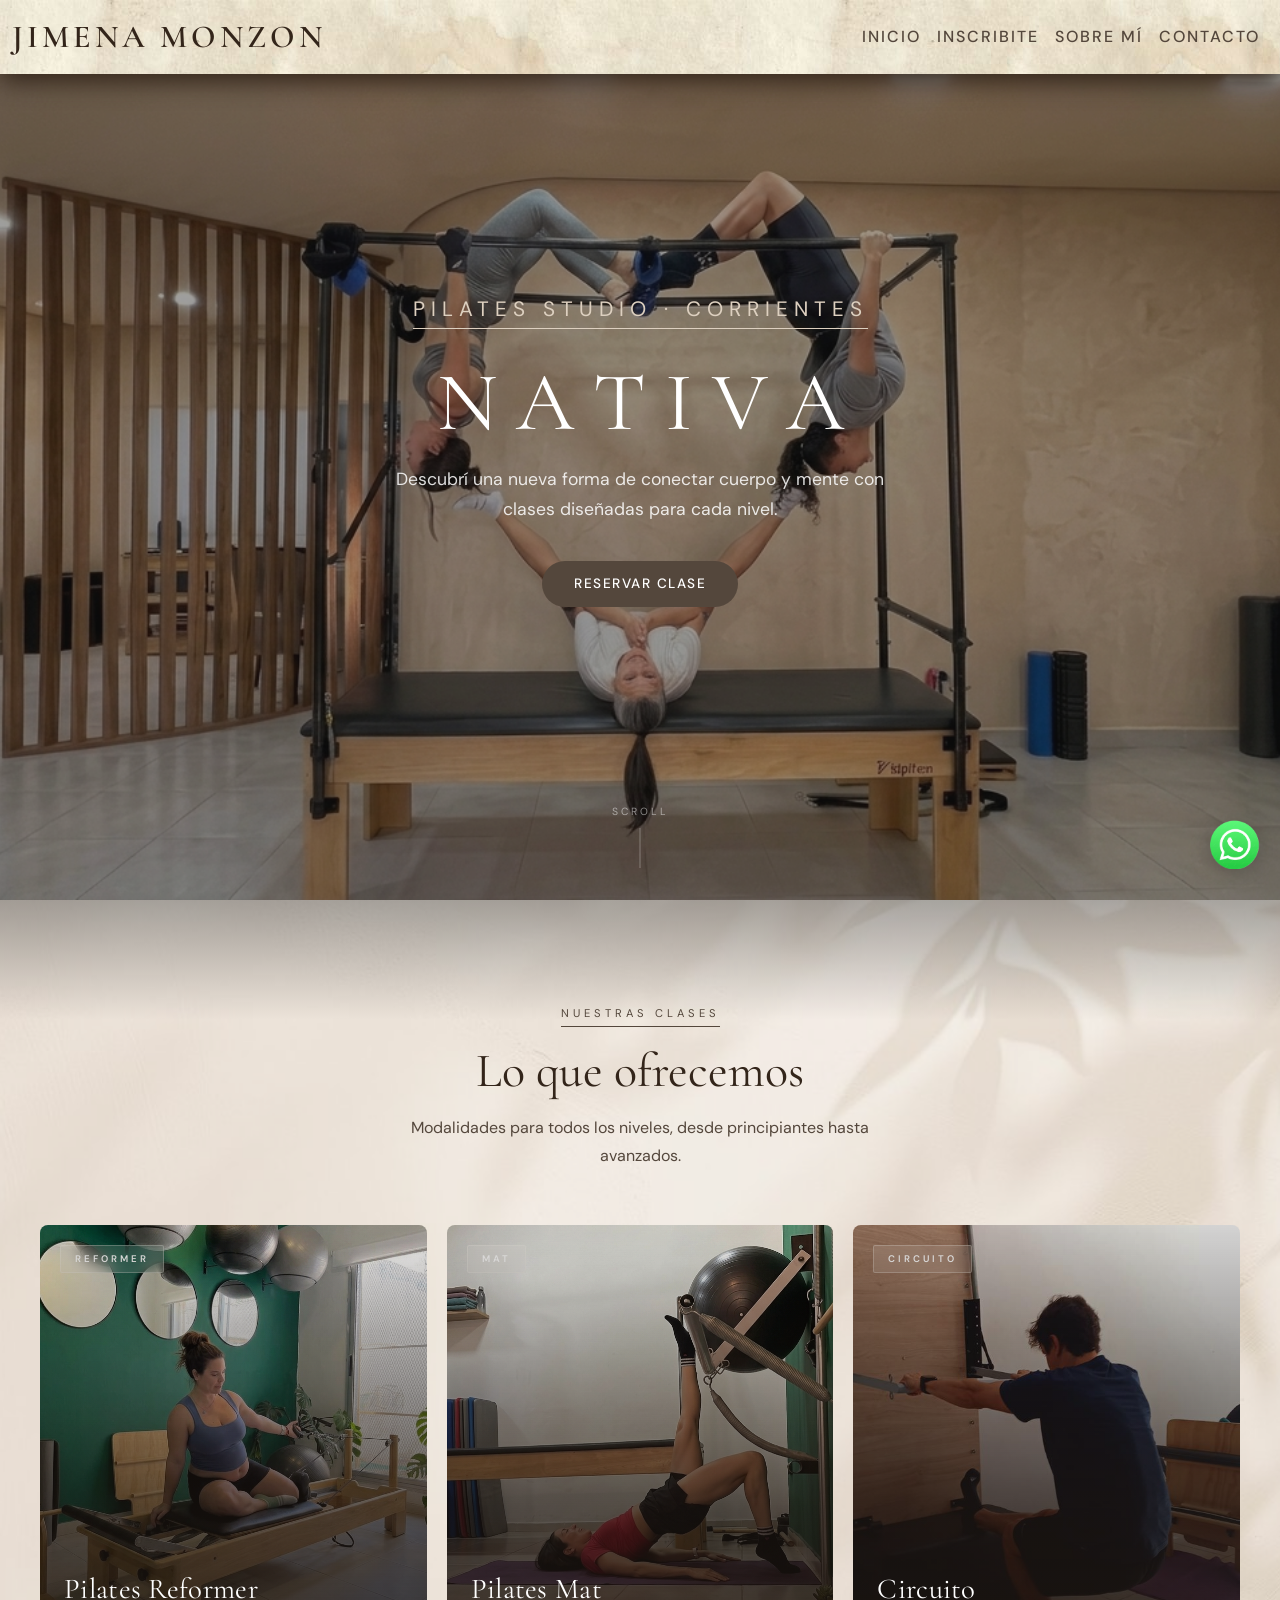
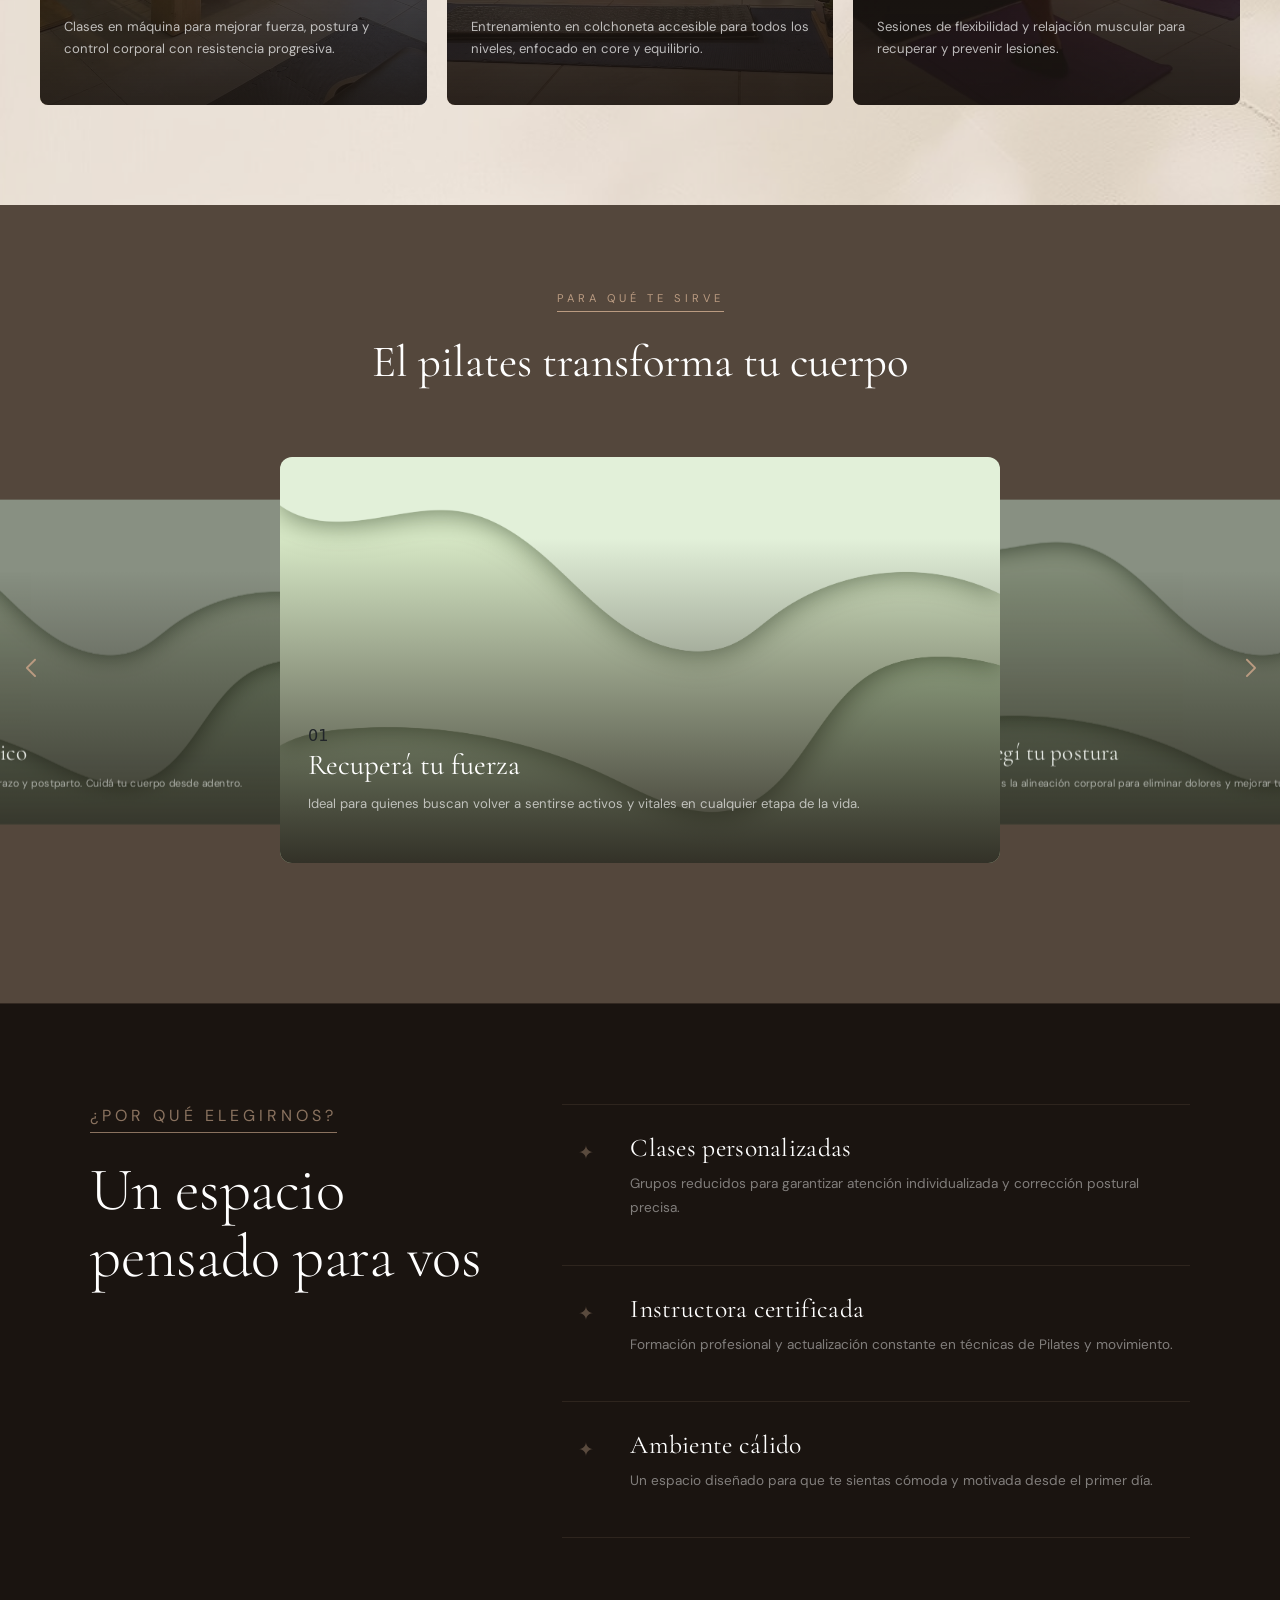
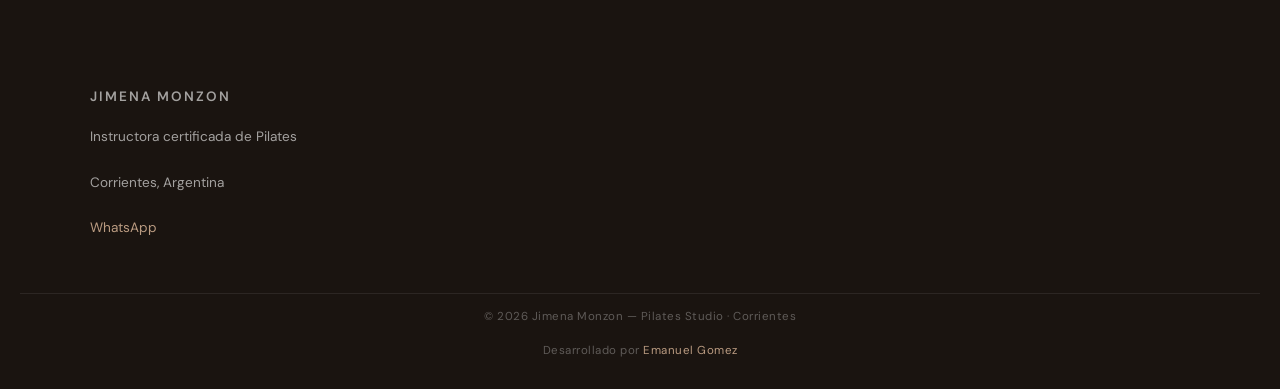
<file: index.html>
<!DOCTYPE html>
<html lang="es">

<head>
    <meta charset="UTF-8" />
    <meta name="viewport" content="width=device-width, initial-scale=1.0" />

    <!-- SEO Principal -->
    <title>Pilates Studio Jimena Monzon | Reformer y Mat en Corrientes</title>
    <meta name="description"
        content="Estudio de pilates en Corrientes. Clases de Reformer, Mat, Stretching y más con Jimena Monzon. Reservá tu clase online." />
    <meta name="keywords"
        content="pilates corrientes, reformer corrientes, pilates studio corrientes, jimena monzon pilates, clases pilates corrientes" />
    <meta name="author" content="Jimena Monzon" />
    <meta name="robots" content="index, follow" />

    <!-- Geo -->
    <meta name="geo.region" content="AR-W" />
    <meta name="geo.placename" content="Corrientes, Argentina" />

    <!-- Open Graph (para compartir en redes) -->
    <meta property="og:title" content="Pilates Studio Jimena Monzon | Corrientes" />
    <meta property="og:description"
        content="Clases de Pilates Reformer, Mat y Stretching en Corrientes. Reservá tu lugar." />
    <meta property="og:type" content="website" />
    <meta property="og:locale" content="es_AR" />
    <meta property="og:image" content="./img/cabeceraImgPC.png" />

    <!-- CSS -->
    <link rel="stylesheet" href="./css/styles.css" />
    <link href="https://cdn.jsdelivr.net/npm/bootstrap@5.3.0/dist/css/bootstrap.min.css" rel="stylesheet" />

    <link rel="stylesheet" href="https://cdn.jsdelivr.net/npm/swiper@11/swiper-bundle.min.css" />

    <!-- Tipografías: Cormorant Garamond (display) + DM Sans (body) -->
    <link rel="preconnect" href="https://fonts.googleapis.com" />
    <link rel="preconnect" href="https://fonts.gstatic.com" crossorigin />
    <link
        href="https://fonts.googleapis.com/css2?family=Cormorant+Garamond:wght@400;600&family=DM+Sans:wght@400;500&display=swap"
        rel="stylesheet" />
</head>

<body>

    <!-- ===== NAVBAR ===== -->
    <header>
        <nav class="navbar navbar-expand-lg miNav">
            <div class="container-fluid">

                <a class="navbar-brand" href="index.html">Jimena Monzon</a>

                <button class="navbar-toggler" type="button" data-bs-toggle="collapse" data-bs-target="#navbarNav"
                    aria-controls="navbarNav" aria-expanded="false" aria-label="Abrir menú de navegación">
                    <span class="navbar-toggler-icon"></span>
                </button>

                <div class="collapse navbar-collapse" id="navbarNav">
                    <ul class="navbar-nav ms-auto align-items-lg-center">
                        <li class="nav-item">
                            <a class="nav-link" href="index.html">Inicio</a>
                        </li>
                        <li class="nav-item">
                            <a class="nav-link" href="./pages/inscribite.html">Inscribite</a>
                        </li>
                        <li class="nav-item">
                            <a class="nav-link" href="./pages/sobreMi.html">Sobre mí</a>
                        </li>
                        <li class="nav-item">
                            <a class="nav-link" href="./pages/contacto.html">Contacto</a>
                        </li>
                    </ul>
                </div>

            </div>
        </nav>
    </header>

    <main>

        <!-- ===== BOTÓN WHATSAPP FLOTANTE ===== -->
        <a href="https://wa.me/5493794396580" class="whatsapp-float" target="_blank" rel="noopener noreferrer"
            aria-label="Contactar por WhatsApp">
            <img src="./img/whatsapp.png" alt="WhatsApp" />
        </a>

        <!-- ===== HERO ===== -->
        <section class="hero-section" aria-label="Bienvenida al estudio">
            <div class="hero-overlay"></div>
            <div class="hero-contenido">
                <span class="hero-etiqueta">Pilates Studio · Corrientes</span>
                <h1>N A T I V A</h1>
                <p>Descubrí una nueva forma de conectar cuerpo y mente con clases diseñadas para cada nivel.</p>
                <div class="hero-btns">
                    <a href="./pages/inscribite.html" class="btn-verde">Reservar clase</a>
                    <!-- <a href="./pages/clases.html" class="btn-secundario">Ver clases</a> -->
                </div>
            </div>
            <div class="hero-scroll" aria-hidden="true">Scroll</div>
        </section>

        <!-- ===== CARDS DE CLASES ===== -->
        <section class="clases-seccion" id="clases" aria-labelledby="clases-titulo">
            <div class="clases-header">
                <span class="etiqueta">Nuestras clases</span>
                <h2 id="clases-titulo">Lo que ofrecemos</h2>
                <p>Modalidades para todos los niveles, desde principiantes hasta avanzados.</p>
            </div>

            <div class="clases-grid">

                <article class="clase-card">
                    <div class="clase-card-img">
                        <img src="./img/refCard.png" alt="Clase de Pilates Reformer" />
                        <span class="clase-card-etiqueta">Reformer</span>
                    </div>
                    <div class="clase-card-texto">
                        <h3>Pilates Reformer</h3>
                        <p>Clases en máquina para mejorar fuerza, postura y control corporal con resistencia progresiva.
                        </p>

                    </div>
                </article>
                <article class="clase-card">
                    <div class="clase-card-img">
                        <img src="./img/matCard.png" alt="Clase de Pilates Mat" />
                        <span class="clase-card-etiqueta">Mat</span>
                    </div>
                    <div class="clase-card-texto">
                        <h3>Pilates Mat</h3>
                        <p>Entrenamiento en colchoneta accesible para todos los niveles, enfocado en core y equilibrio.
                        </p>

                    </div>
                </article>
                <article class="clase-card">
                    <div class="clase-card-img">
                        <img src="./img/circPil.jpeg" alt="Clase de Stretching" />
                        <span class="clase-card-etiqueta">Circuito</span>
                    </div>
                    <div class="clase-card-texto">
                        <h3>Circuito</h3>
                        <p>Sesiones de flexibilidad y relajación muscular para recuperar y prevenir lesiones.</p>
                    </div>
                </article>

            </div>

        </section>

        <!-- ===== CARRUSEL BENEFICIOS ===== -->
        <section class="beneficios-seccion">
            <div class="beneficios-header">
                <span class="etiqueta">Para qué te sirve</span>
                <h2>El pilates transforma tu cuerpo</h2>
            </div>
            <div class="swiper beneficios-swiper">
                <div class="swiper-wrapper">
                    <div class="swiper-slide beneficio-slide">
                        <img src="./img/fodnoverde.jpg" alt="Recuperá tu fuerza con pilates" />
                        <div class="beneficio-overlay">
                            <span class="beneficio-numero">01</span>
                            <h3>Recuperá tu fuerza</h3>
                            <p>Ideal para quienes buscan volver a sentirse activos y vitales en cualquier etapa de la
                                vida.</p>
                        </div>
                    </div>
                    <div class="swiper-slide beneficio-slide">
                        <img src="./img/fodnoverde.jpg" alt="Corregí tu postura con pilates" />
                        <div class="beneficio-overlay">
                            <span class="beneficio-numero">02</span>
                            <h3>Corregí tu postura</h3>
                            <p>Trabajamos la alineación corporal para eliminar dolores y mejorar tu calidad de vida.</p>
                        </div>
                    </div>
                    <div class="swiper-slide beneficio-slide">
                        <img src="./img/fodnoverde.jpg" alt="Corregí tu postura con pilates" />
                        <div class="beneficio-overlay">
                            <span class="beneficio-numero">02</span>
                            <h3>Corregí tu postura</h3>
                            <p>Trabajamos la alineación corporal para eliminar dolores y mejorar tu calidad de vida.</p>
                        </div>
                    </div>
                    <div class="swiper-slide beneficio-slide">
                        <img src="./img/fodnoverde.jpg" alt="Fortalecé tu core con pilates" />
                        <div class="beneficio-overlay">
                            <span class="beneficio-numero">03</span>
                            <h3>Fortalecé tu core</h3>
                            <p>Un centro fuerte es la base de todo movimiento. Mejorá tu estabilidad y control corporal.
                            </p>
                        </div>
                    </div>
                    <div class="swiper-slide beneficio-slide">
                        <img src="./img/fodnoverde.jpg" alt="Fortalecé tu suelo pélvico con pilates" />
                        <div class="beneficio-overlay">
                            <span class="beneficio-numero">04</span>
                            <h3>Fortalecé tu suelo pélvico</h3>
                            <p>Especialmente recomendado en el embarazo y postparto. Cuidá tu cuerpo desde adentro.</p>
                        </div>
                    </div>
                    <div class="swiper-slide beneficio-slide">
                        <img src="./img/fodnoverde.jpg" alt="Fortalecé tu suelo pélvico con pilates" />
                        <div class="beneficio-overlay">
                            <span class="beneficio-numero">04</span>
                            <h3>Fortalecé tu suelo pélvico</h3>
                            <p>Especialmente recomendado en el embarazo y postparto. Cuidá tu cuerpo desde adentro.</p>
                        </div>
                        
                    </div>
                </div>
                <div class="swiper-button-prev beneficios-prev"></div>
                <div class="swiper-button-next beneficios-next"></div>
            </div>
        </section>

        <!-- ===== POR QUÉ ELEGIRNOS ===== -->
        <section class="porque" id="porque" aria-labelledby="porque-titulo">
            <div class="porque-grid">

                <div class="porque-texto">
                    <span class="etiqueta">¿Por qué elegirnos?</span>
                    <h2 id="porque-titulo">Un espacio pensado para vos</h2>
                </div>

                <div class="porque-items">

                    <div class="porque-item">
                        <div class="porque-icono">✦</div>
                        <div>
                            <h4>Clases personalizadas</h4>
                            <p>Grupos reducidos para garantizar atención individualizada y corrección postural precisa.
                            </p>
                        </div>
                    </div>

                    <div class="porque-item">
                        <div class="porque-icono">✦</div>
                        <div>
                            <h4>Instructora certificada</h4>
                            <p>Formación profesional y actualización constante en técnicas de Pilates y movimiento.</p>
                        </div>
                    </div>

                    <div class="porque-item">
                        <div class="porque-icono">✦</div>
                        <div>
                            <h4>Ambiente cálido</h4>
                            <p>Un espacio diseñado para que te sientas cómoda y motivada desde el primer día.</p>
                        </div>
                    </div>

                </div>

            </div>
        </section>

    </main>

    <footer id="contacto">
        <div class="footer-contenido">

            <div class="footer-datos">
                <p class="footer-brand">Jimena Monzon</p>
                <p>Instructora certificada de Pilates</p>
                <p>Corrientes, Argentina</p>
                <a href="https://wa.me/5493794396580" target="_blank" rel="noopener noreferrer">WhatsApp</a>
            </div>

            <div class="footer-mapa">
                <iframe
                    src="https://www.google.com/maps/embed?pb=!1m18!1m12!1m3!1d114444.0!2d-58.83!3d-27.46!2m3!1f0!2f0!3f0!3m2!1i1024!2i768!4f13.1!3m3!1m2!1s0x94456c0b0b0b0b0b%3A0x0!2sCorrientes%2C+Argentina!5e0!3m2!1ses!2sar!4v1"
                    title="Ubicación del estudio en Corrientes" allowfullscreen="" loading="lazy"
                    referrerpolicy="no-referrer-when-downgrade">
                </iframe>
            </div>

        </div>

        <div class="footer-copy">
            <p>&copy; 2026 Jimena Monzon — Pilates Studio · Corrientes</p>
            <p>Desarrollado por <a href="mailto:manu.gomez.cap@gmail.com">Emanuel Gomez</a></p>
        </div>

    </footer>

    <script src="https://cdn.jsdelivr.net/npm/swiper@11/swiper-bundle.min.js"></script>
<script src="https://cdn.jsdelivr.net/npm/bootstrap@5.3.0/dist/js/bootstrap.bundle.min.js"></script>
<script src="./js/main.js"></script>
</body>

</html>
</file>
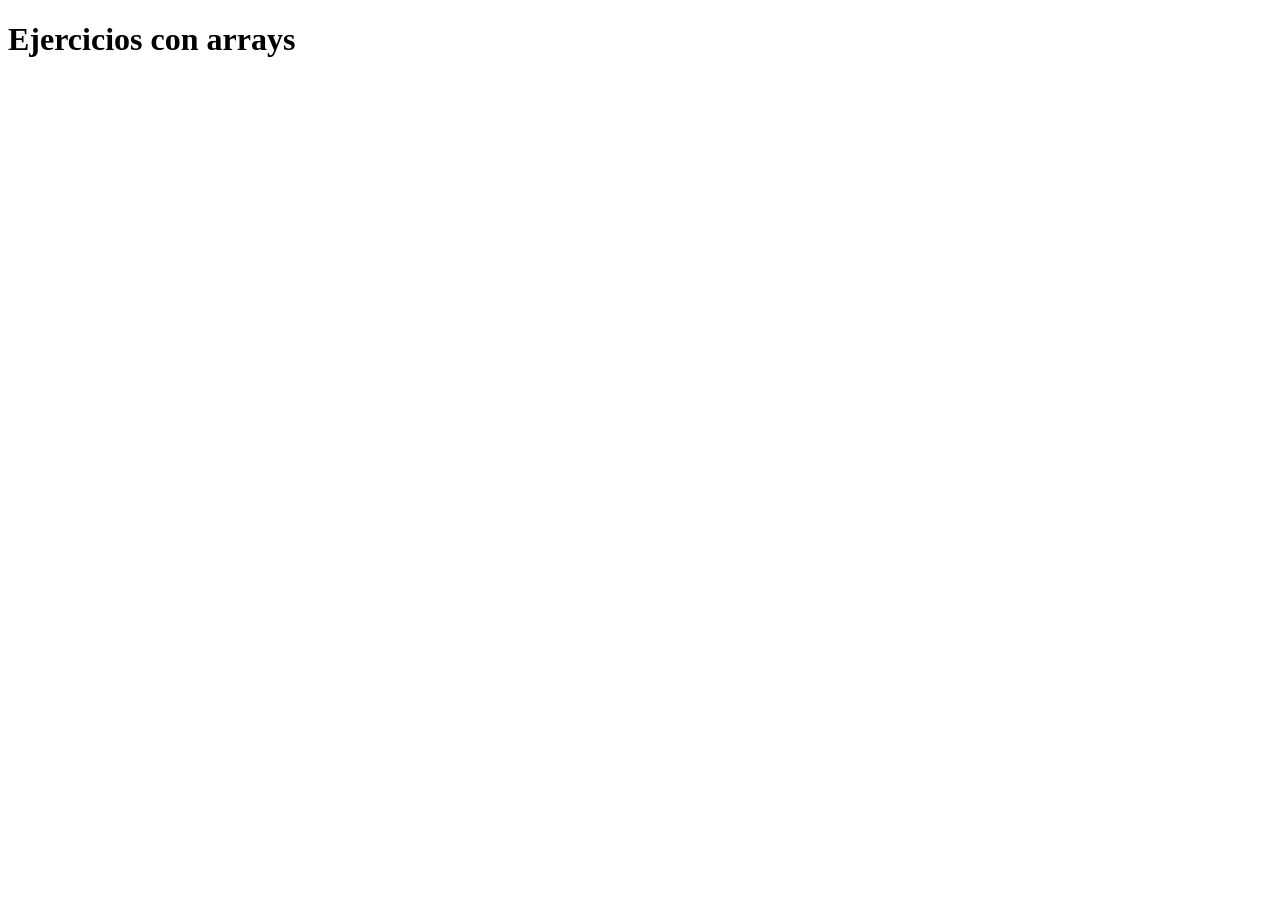
<file: JavaScriptFlex/index.html>
<!DOCTYPE html>
<html lang="en">
<head>
    <meta charset="UTF-8">
    <meta name="viewport" content="width=device-width, initial-scale=1.0">
    <title>ultimateJs</title>
    <!-- JS -->
    <script defer src="./js/manipularArrays.js"></script>
</head>
<body>
    <h1>Ejercicios con arrays</h1>
    
</body>
</html>
</file>
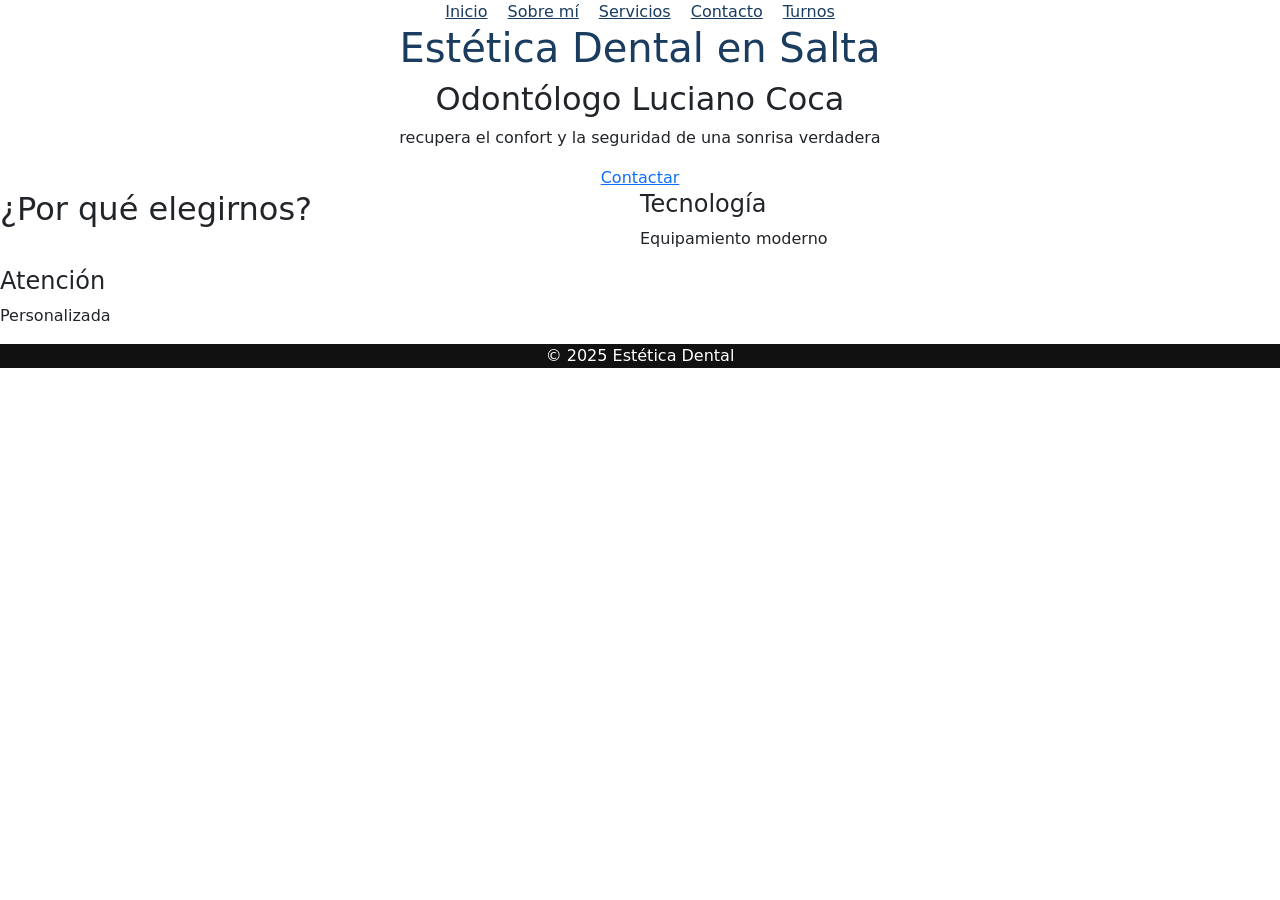
<file: proyecto_final_web/index.html>
<!DOCTYPE html>
<html lang="es">
<head>
  <meta charset="UTF-8" />
  <meta name="viewport" content="width=device-width, initial-scale=1.0"/>
  <title>Estética Dental Salta | Implantes y Carillas | Od. Luciano Coca</title>
  <meta name="description" content="Estética dental en Salta Capital. Implantes dentales, carillas de porcelana y rehabilitación oral. Turno online.">
  <link rel="stylesheet" href="css/styles.css">
  <link href="https://cdn.jsdelivr.net/npm/bootstrap@5.3.0/dist/css/bootstrap.min.css" rel="stylesheet">
</head>
<body>

<header>
  <nav class="miNav">
    <a href="index.html">Inicio</a>
    <a href="sobremi.html">Sobre mí</a>
    <a href="servicios.html">Servicios</a>
    <a href="contacto.html">Contacto</a>
    <a href="turnos.html">Turnos</a>
  </nav>
</header>

<main>
  <div class="titulosContenedor">
    <div class="titulosTextos">
      <h1>Estética Dental en Salta</h1>
      <h2>Odontólogo Luciano Coca</h2>
      <p>recupera el confort y la seguridad de una sonrisa verdadera</p>
      <a href="#" class="btn-sobre-mi">Contactar</a>
    </div>
  </div>

  <section class="porque">
    <div class="porque-grid">
      <div>
        <h2>¿Por qué elegirnos?</h2>
      </div>
      <div class="porque-item">
        <h4>Tecnología</h4>
        <p>Equipamiento moderno</p>
      </div>
      <div class="porque-item">
        <h4>Atención</h4>
        <p>Personalizada</p>
      </div>
    </div>
  </section>
</main>

<footer>
  <p>© 2025 Estética Dental</p>
</footer>

<script src="https://cdn.jsdelivr.net/npm/bootstrap@5.3.0/dist/js/bootstrap.bundle.min.js"></script>
</body>
</html>
</file>
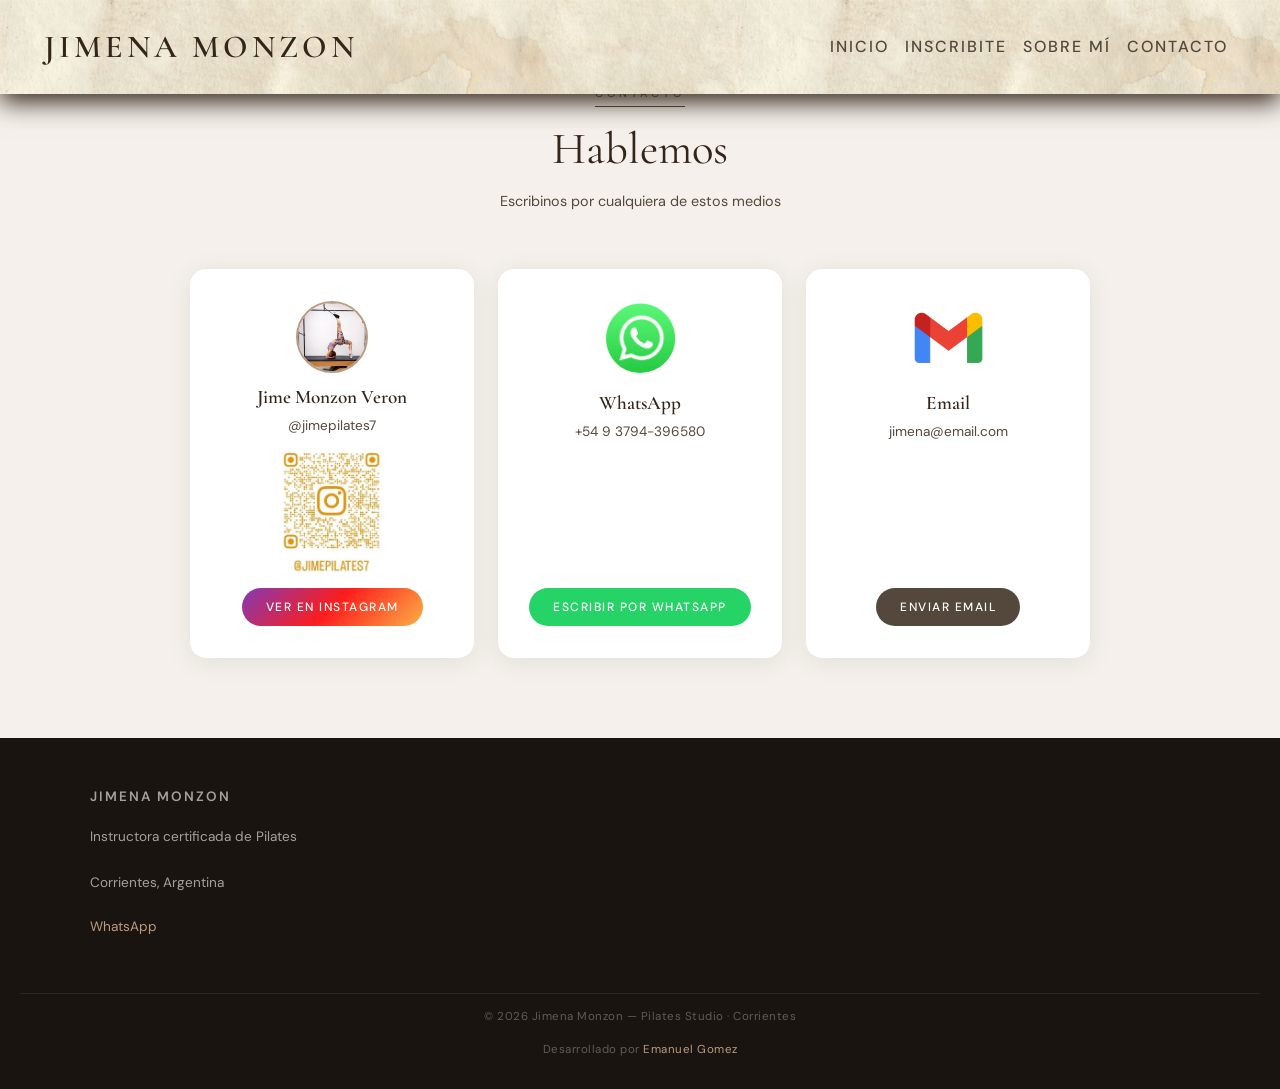
<file: pages/contacto.html>
<!DOCTYPE html>
<html lang="es">

<head>
    <meta charset="UTF-8" />
    <meta name="viewport" content="width=device-width, initial-scale=1.0" />
    <title>Contacto | Jimena Monzon Pilates</title>

    <link href="https://cdn.jsdelivr.net/npm/bootstrap@5.3.0/dist/css/bootstrap.min.css" rel="stylesheet" />
    <link rel="preconnect" href="https://fonts.googleapis.com" />
    <link rel="preconnect" href="https://fonts.gstatic.com" crossorigin />
    <link href="https://fonts.googleapis.com/css2?family=Cormorant+Garamond:wght@400;600&family=DM+Sans:wght@400;500&display=swap" rel="stylesheet" />
    <link rel="stylesheet" href="../css/styles.css" />
</head>

<body>

        <!-- ===== NAVBAR ===== -->
    <header>
        <nav class="navbar navbar-expand-lg miNav">
            <div class="container-fluid">

                <a class="navbar-brand" href="../index.html">Jimena Monzon</a>

                <button class="navbar-toggler" type="button" data-bs-toggle="collapse" data-bs-target="#navbarNav"
                    aria-controls="navbarNav" aria-expanded="false" aria-label="Abrir menú de navegación">
                    <span class="navbar-toggler-icon"></span>
                </button>

                <div class="collapse navbar-collapse" id="navbarNav">
                    <ul class="navbar-nav ms-auto align-items-lg-center">
                        <li class="nav-item">
                            <a class="nav-link" href="../index.html">Inicio</a>
                        </li>
                        <li class="nav-item">
                            <a class="nav-link" href="inscribite.html">Inscribite</a>
                        </li>
                        <li class="nav-item">
                            <a class="nav-link" href="sobreMi.html">Sobre mí</a>
                        </li>
                        <li class="nav-item">
                            <a class="nav-link" href="contacto.html">Contacto</a>
                        </li>
                    </ul>
                </div>

            </div>
        </nav>
    </header>

    <main>

        <section class="contacto-seccion">

            <div class="contacto-header">
                <span class="etiqueta">Contacto</span>
                <h1>Hablemos</h1>
                <p>Escribinos por cualquiera de estos medios</p>
            </div>

            <div class="contacto-grid">

                <div class="contacto-card">
                    <div class="contacto-card-perfil">
                        <img src="../img/perfilInsta.jpeg" alt="Foto de perfil de Jimena Monzon"
                            class="contacto-foto-perfil" />
                        <div class="contacto-card-info">
                            <p class="contacto-card-nombre">Jime Monzon Veron</p>
                            <p class="contacto-card-usuario">@jimepilates7</p>
                        </div>
                    </div>
                    <img src="../img/qrInsta.jpg" alt="QR Instagram Jimena Pilates" class="contacto-qr" />
                    <a href="https://www.instagram.com/jimepilates7?igsh=MW4xMDVqYWp0ZXJ5Zg%3D%3D&utm_source=qr"
                        target="_blank" rel="noopener noreferrer"
                        class="contacto-btn contacto-btn-instagram">Ver en Instagram</a>
                </div>

                <div class="contacto-card">
                    <img src="../img/whatsapp.png" alt="Logo whatsapp"
                            class="contacto-logo-wpp" />
                    <div class="contacto-card-info">
                        <p class="contacto-card-nombre">WhatsApp</p>
                        <p class="contacto-card-usuario">+54 9 3794-396580</p>
                    </div>
                    <a href="https://wa.me/5493794396580" target="_blank" rel="noopener noreferrer"
                        class="contacto-btn contacto-btn-whatsapp">Escribir por WhatsApp</a>
                </div>

                <div class="contacto-card">
                    <img src="../img/gmaiLogo.png" alt="Logo gmail"
                            class="contacto-logo-gmail" />
                    <div class="contacto-card-info">
                        <p class="contacto-card-nombre">Email</p>
                        <p class="contacto-card-usuario">jimena@email.com</p>
                    </div>
                    <a href="mailto:jimena@email.com"
                        class="contacto-btn contacto-btn-email">Enviar email</a>
                </div>

            </div>

        </section>

    </main>


    <footer id="contacto">
        <div class="footer-contenido">

            <div class="footer-datos">
                <p class="footer-brand">Jimena Monzon</p>
                <p>Instructora certificada de Pilates</p>
                <p>Corrientes, Argentina</p>
                <a href="https://wa.me/549XXXXXXXXXX" target="_blank" rel="noopener noreferrer">WhatsApp</a>
            </div>

            <div class="footer-mapa">
                <iframe
                    src="https://www.google.com/maps/embed?pb=!1m18!1m12!1m3!1d114444.0!2d-58.83!3d-27.46!2m3!1f0!2f0!3f0!3m2!1i1024!2i768!4f13.1!3m3!1m2!1s0x94456c0b0b0b0b0b%3A0x0!2sCorrientes%2C+Argentina!5e0!3m2!1ses!2sar!4v1"
                    title="Ubicación del estudio en Corrientes" allowfullscreen="" loading="lazy"
                    referrerpolicy="no-referrer-when-downgrade">
                </iframe>
            </div>

        </div>

        <div class="footer-copy">
            <p>&copy; 2026 Jimena Monzon — Pilates Studio · Corrientes</p>
            <p>Desarrollado por <a href="mailto:manu.gomez.cap@gmail.com">Emanuel Gomez</a></p>
        </div>

    </footer>
<script src="https://cdn.jsdelivr.net/npm/bootstrap@5.3.0/dist/js/bootstrap.bundle.min.js"></script>
</body>
</html>
</file>
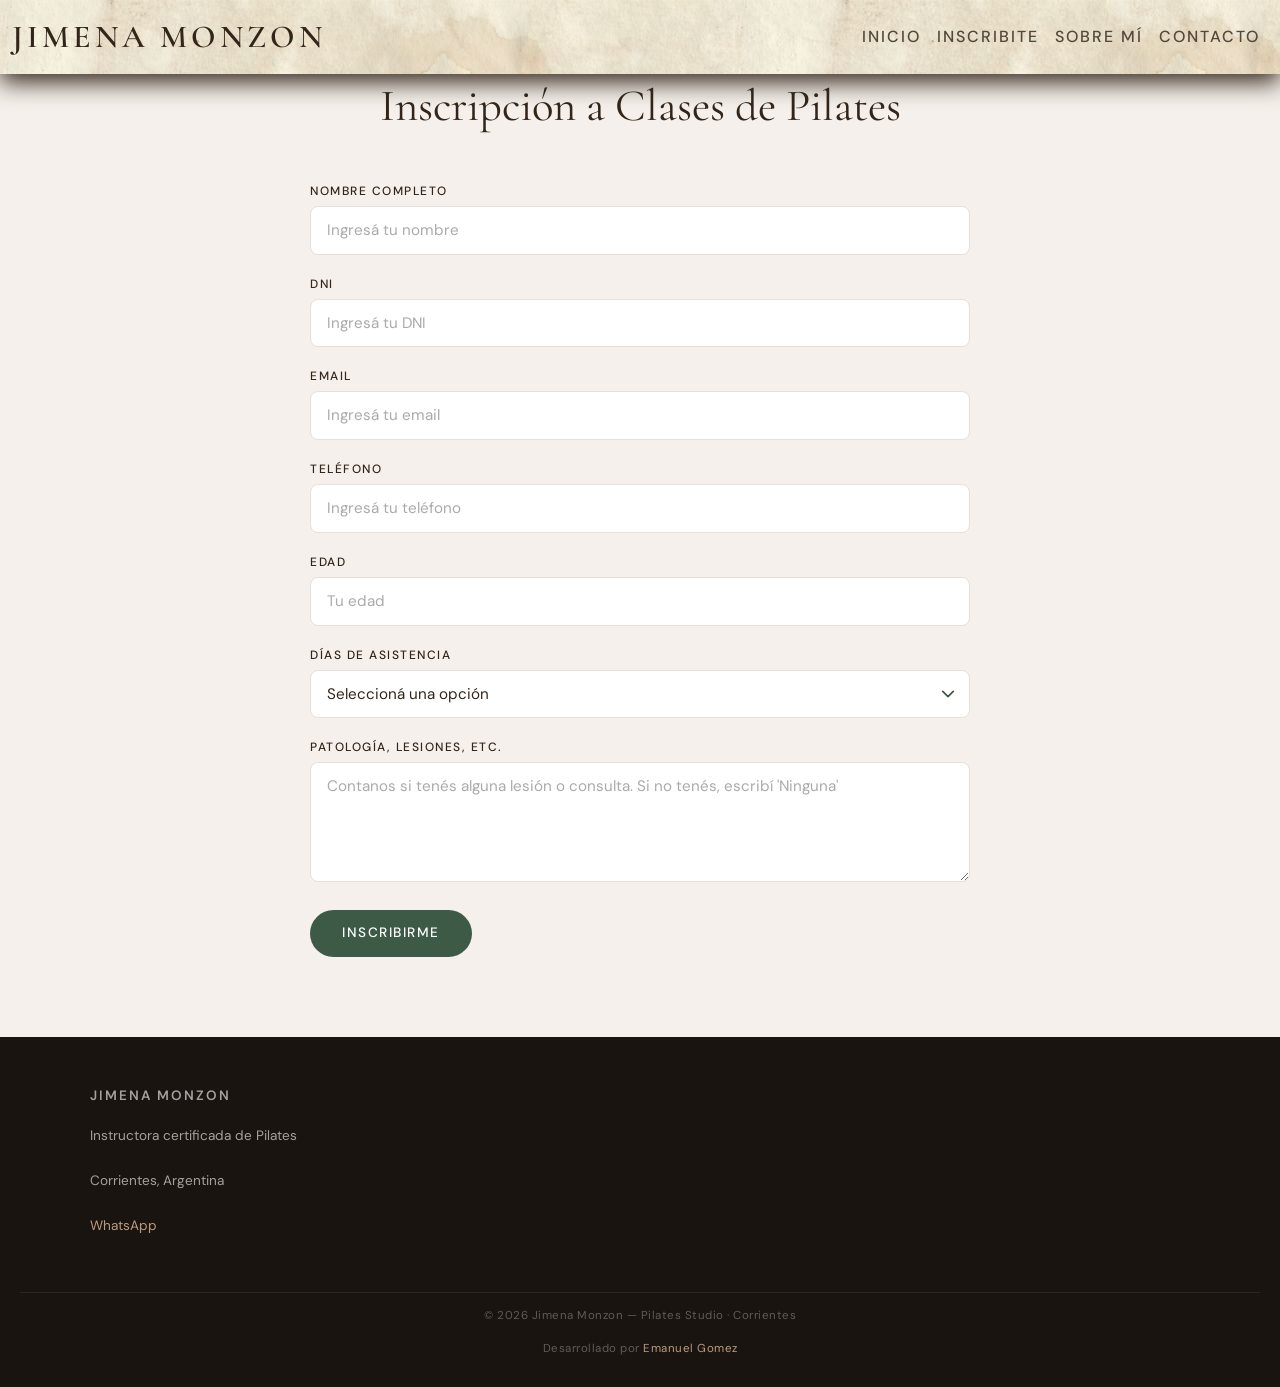
<file: pages/inscribite.html>
<!DOCTYPE html>
<html lang="es">

<head>
    <meta charset="UTF-8" />
    <meta name="viewport" content="width=device-width, initial-scale=1.0" />
    <title>Inscripción | Jimena Monzon Pilates</title>

    <link rel="stylesheet" href="../css/styles.css" />
    <link href="https://cdn.jsdelivr.net/npm/bootstrap@5.3.0/dist/css/bootstrap.min.css" rel="stylesheet" />
    <link rel="preconnect" href="https://fonts.googleapis.com" />
    <link rel="preconnect" href="https://fonts.gstatic.com" crossorigin />
    <link
        href="https://fonts.googleapis.com/css2?family=Cormorant+Garamond:wght@400;600&family=DM+Sans:wght@400;500&display=swap"
        rel="stylesheet" />
</head>

<body>

    <!-- ===== NAVBAR ===== -->
    <header>
        <nav class="navbar navbar-expand-lg miNav">
            <div class="container-fluid">

                <a class="navbar-brand" href="../index.html">Jimena Monzon</a>

                <button class="navbar-toggler" type="button" data-bs-toggle="collapse" data-bs-target="#navbarNav"
                    aria-controls="navbarNav" aria-expanded="false" aria-label="Abrir menú de navegación">
                    <span class="navbar-toggler-icon"></span>
                </button>

                <div class="collapse navbar-collapse" id="navbarNav">
                    <ul class="navbar-nav ms-auto align-items-lg-center">
                        <li class="nav-item">
                            <a class="nav-link" href="../index.html">Inicio</a>
                        </li>
                        <li class="nav-item">
                            <a class="nav-link" href="inscribite.html">Inscribite</a>
                        </li>
                        <li class="nav-item">
                            <a class="nav-link" href="sobreMi.html">Sobre mí</a>
                        </li>
                        <li class="nav-item">
                            <a class="nav-link" href="contacto.html">Contacto</a>
                        </li>
                    </ul>
                </div>

            </div>
        </nav>
    </header>

    <!-- ===== MAIN ===== -->
    <main>

        <section class="contInscripcion">

            <h1>Inscripción a Clases de Pilates</h1>

            <form class="formPilates" action="#" method="POST">

                <div class="form-grupo">
                    <label for="nombre">Nombre completo</label>
                    <input type="text" id="nombre" name="nombre" placeholder="Ingresá tu nombre" required />
                </div>

                <div class="form-grupo">
                    <label for="dni">DNI</label>
                    <input type="text" id="dni" name="dni" placeholder="Ingresá tu DNI" inputmode="numeric"
                        pattern="[0-9]{7,8}" title="Ingresá tu DNI sin puntos (7 u 8 dígitos)" required />
                </div>

                <div class="form-grupo">
                    <label for="email">Email</label>
                    <input type="email" id="email" name="email" placeholder="Ingresá tu email" required />
                </div>

                <div class="form-grupo">
                    <label for="telefono">Teléfono</label>
                    <input type="tel" id="telefono" name="telefono" placeholder="Ingresá tu teléfono" required />
                </div>

                <div class="form-grupo">
                    <label for="edad">Edad</label>
                    <input type="number" id="edad" name="edad" placeholder="Tu edad" min="10" max="99" required />
                </div>

                <div class="form-grupo">
                    <label for="dias">Días de asistencia</label>
                    <select id="dias" name="dias" required>
                        <option value="" disabled selected>Seleccioná una opción</option>
                        <option value="1">1 día</option>
                        <option value="2">2 días</option>
                        <option value="3">3 días</option>
                        <option value="completa">Semana completa</option>
                    </select>
                </div>

                <div class="form-grupo">
                    <label for="patologia">Patología, lesiones, etc.</label>
                    <textarea id="patologia" name="patologia" rows="4"
                        placeholder="Contanos si tenés alguna lesión o consulta. Si no tenés, escribí 'Ninguna'"
                        required></textarea>
                </div>

                <button type="submit">Inscribirme</button>

            </form>

        </section>

    </main>

    <!-- ===== FOOTER ===== -->
    <footer id="contacto">
        <div class="footer-contenido">

            <div class="footer-datos">
                <p class="footer-brand">Jimena Monzon</p>
                <p>Instructora certificada de Pilates</p>
                <p>Corrientes, Argentina</p>
                <a href="https://wa.me/549XXXXXXXXXX" target="_blank" rel="noopener noreferrer">WhatsApp</a>
            </div>

            <div class="footer-mapa">
                <iframe
                    src="https://www.google.com/maps/embed?pb=!1m18!1m12!1m3!1d114444.0!2d-58.83!3d-27.46!2m3!1f0!2f0!3f0!3m2!1i1024!2i768!4f13.1!3m3!1m2!1s0x94456c0b0b0b0b0b%3A0x0!2sCorrientes%2C+Argentina!5e0!3m2!1ses!2sar!4v1"
                    title="Ubicación del estudio en Corrientes" allowfullscreen="" loading="lazy"
                    referrerpolicy="no-referrer-when-downgrade">
                </iframe>
            </div>

        </div>

        <div class="footer-copy">
            <p>&copy; 2026 Jimena Monzon — Pilates Studio · Corrientes</p>
            <p>Desarrollado por <a href="mailto:manu.gomez.cap@gmail.com">Emanuel Gomez</a></p>
        </div>

    </footer>

<script src="https://cdn.jsdelivr.net/npm/bootstrap@5.3.0/dist/js/bootstrap.bundle.min.js"></script>
<script src="../js/formulario.js"></script>
    
</body>

</html>
</file>
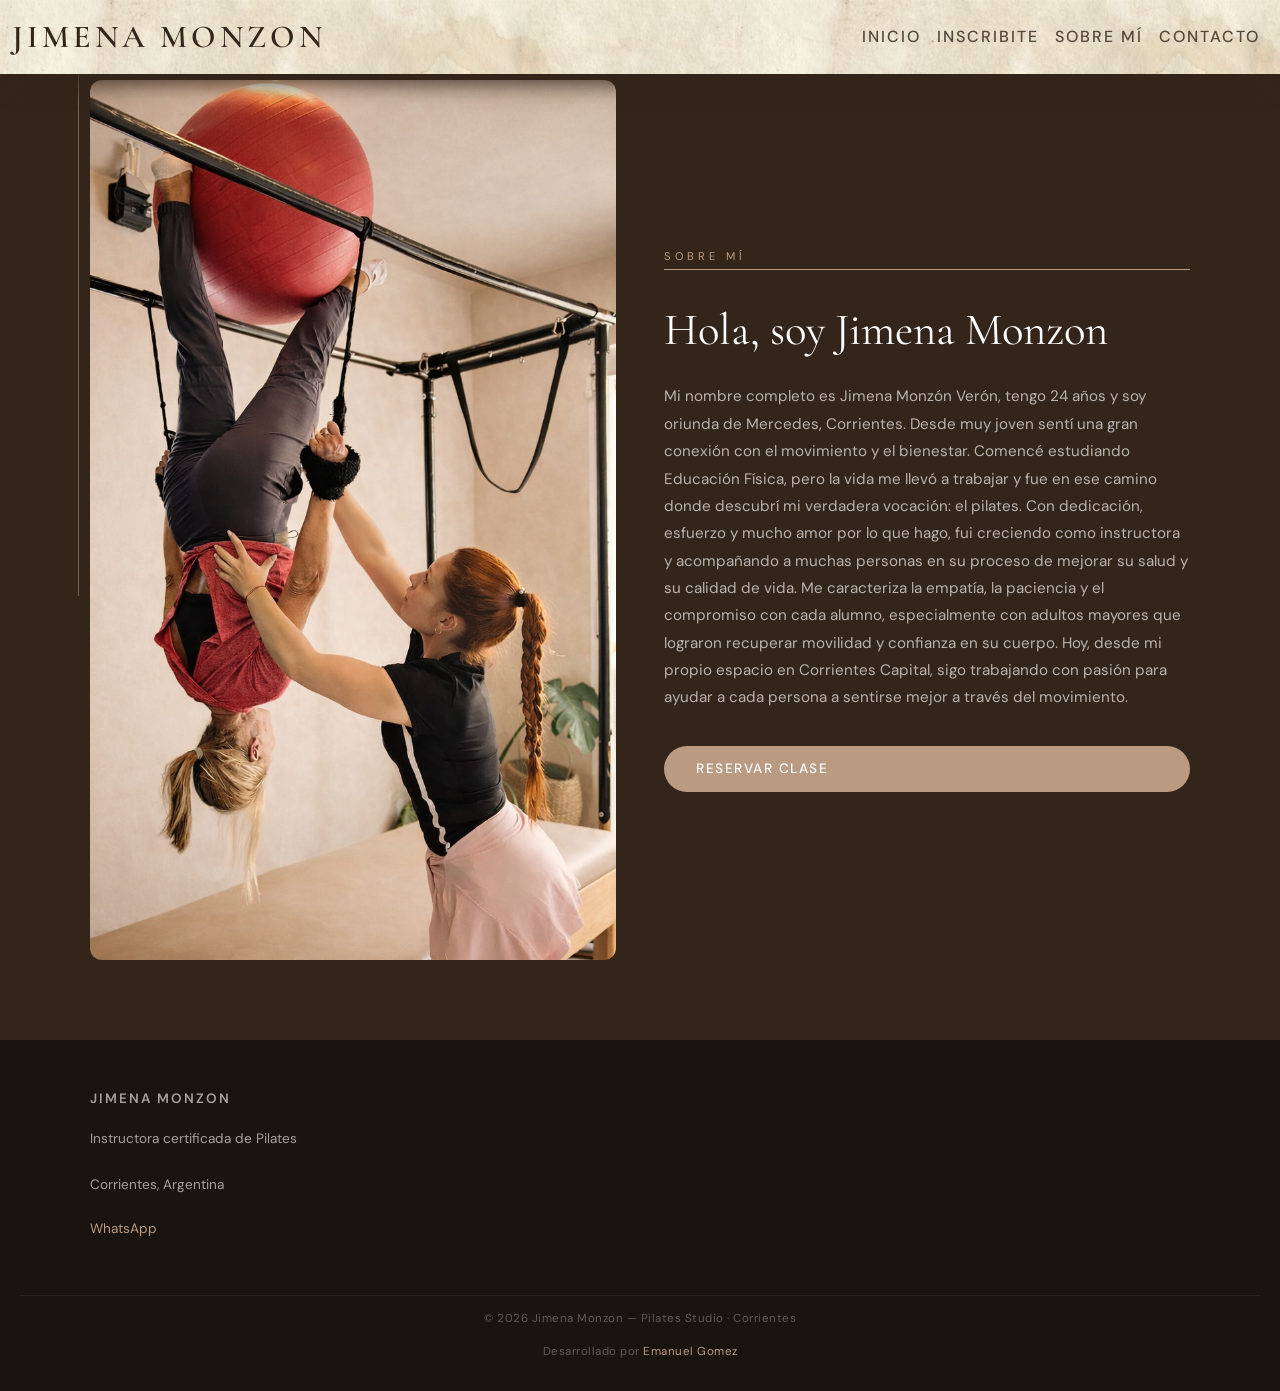
<file: pages/sobreMi.html>
<!DOCTYPE html>
<html lang="es">

<head>
    <meta charset="UTF-8" />
    <meta name="viewport" content="width=device-width, initial-scale=1.0" />
    <title>Sobre mí | Jimena Monzon Pilates</title>

    <link rel="stylesheet" href="../css/styles.css" />
    <link href="https://cdn.jsdelivr.net/npm/bootstrap@5.3.0/dist/css/bootstrap.min.css" rel="stylesheet" />
    <link rel="preconnect" href="https://fonts.googleapis.com" />
    <link rel="preconnect" href="https://fonts.gstatic.com" crossorigin />
    <link
        href="https://fonts.googleapis.com/css2?family=Cormorant+Garamond:wght@400;600&family=DM+Sans:wght@400;500&display=swap"
        rel="stylesheet" />
</head>

<body>

    <!-- ===== NAVBAR ===== -->
    <header>
        <nav class="navbar navbar-expand-lg miNav">
            <div class="container-fluid">

                <a class="navbar-brand" href="../index.html">Jimena Monzon</a>

                <button class="navbar-toggler" type="button" data-bs-toggle="collapse" data-bs-target="#navbarNav"
                    aria-controls="navbarNav" aria-expanded="false" aria-label="Abrir menú de navegación">
                    <span class="navbar-toggler-icon"></span>
                </button>

                <div class="collapse navbar-collapse" id="navbarNav">
                    <ul class="navbar-nav ms-auto align-items-lg-center">
                        <li class="nav-item">
                            <a class="nav-link" href="../index.html">Inicio</a>
                        </li>
                        <li class="nav-item">
                            <a class="nav-link" href="inscribite.html">Inscribite</a>
                        </li>
                        <li class="nav-item">
                            <a class="nav-link" href="sobreMi.html">Sobre mí</a>
                        </li>
                        <li class="nav-item">
                            <a class="nav-link" href="contacto.html">Contacto</a>
                        </li>
                    </ul>
                </div>

            </div>
        </nav>
    </header>

    <section class="sobre-preview" aria-labelledby="sobre-titulo">
        <div class="sobre-preview-container">

            <div class="sobre-preview-img">
                <img src="../img/jimeAlumnaEdit.png" alt="Jimena Monzon, instructora de pilates en Corrientes" />
            </div>

            <div class="sobre-preview-texto">
                <span class="etiqueta">Sobre mí</span>
                <h2 id="sobre-titulo">Hola, soy Jimena Monzon</h2>
                <p>
                    Mi nombre completo es Jimena Monzón Verón, tengo 24 años y soy oriunda de Mercedes, Corrientes.
                    Desde muy joven sentí una gran conexión con el movimiento y el bienestar. Comencé estudiando
                    Educación Física, pero la vida me llevó a trabajar y fue en ese camino donde descubrí mi verdadera
                    vocación: el pilates. Con dedicación, esfuerzo y mucho amor por lo que hago, fui creciendo como
                    instructora y acompañando a muchas personas en su proceso de mejorar su salud y su calidad de vida.
                    Me caracteriza la empatía, la paciencia y el compromiso con cada alumno, especialmente con adultos
                    mayores que lograron recuperar movilidad y confianza en su cuerpo. Hoy, desde mi propio espacio en
                    Corrientes Capital, sigo trabajando con pasión para ayudar a cada persona a sentirse mejor a través
                    del movimiento.
                </p>
                <a href="turnos.html" class="btn-primario">Reservar clase</a>
            </div>

        </div>
    </section>

    <script src="https://cdn.jsdelivr.net/npm/bootstrap@5.3.0/dist/js/bootstrap.bundle.min.js"></script>

    <footer id="contacto">
        <div class="footer-contenido">

            <div class="footer-datos">
                <p class="footer-brand">Jimena Monzon</p>
                <p>Instructora certificada de Pilates</p>
                <p>Corrientes, Argentina</p>
                <a href="https://wa.me/549XXXXXXXXXX" target="_blank" rel="noopener noreferrer">WhatsApp</a>
            </div>

            <div class="footer-mapa">
                <iframe
                    src="https://www.google.com/maps/embed?pb=!1m18!1m12!1m3!1d114444.0!2d-58.83!3d-27.46!2m3!1f0!2f0!3f0!3m2!1i1024!2i768!4f13.1!3m3!1m2!1s0x94456c0b0b0b0b0b%3A0x0!2sCorrientes%2C+Argentina!5e0!3m2!1ses!2sar!4v1"
                    title="Ubicación del estudio en Corrientes" allowfullscreen="" loading="lazy"
                    referrerpolicy="no-referrer-when-downgrade">
                </iframe>
            </div>

        </div>

        <div class="footer-copy">
            <p>&copy; 2026 Jimena Monzon — Pilates Studio · Corrientes</p>
            <p>Desarrollado por <a href="mailto:manu.gomez.cap@gmail.com">Emanuel Gomez</a></p>
        </div>

    </footer>
</body>

</html>
</file>
<file: css/styles.css>
:root {
  --verde-bosque: #54473C;
  --verde-medio: #877F78;
  --nude: #BA9B81;
  --nude-claro: #d4bba6;
  --marfil: #f5f0eb;
  --marfil-oscuro: #e8e0d8;
  --oscuro: #33251A;
  --gris-texto: #54473C;
  --blanco: #ffffff;
}

:root {
  --verde-bosque: #54473C;
  --verde-medio: #877F78;
  --nude: #BA9B81;
  --nude-claro: #d4bba6;
  --marfil: #f5f0eb;
  --marfil-oscuro: #e8e0d8;
  --oscuro: #33251A;
  --gris-texto: #54473C;
  --blanco: #ffffff;
}

* {
  margin: 0;
  padding: 0;
  box-sizing: border-box;
}

html {
  scroll-behavior: smooth;
}

body {
  background-color: var(--marfil);
  color: var(--oscuro);
  font-family: "DM Sans", sans-serif;
  padding-top: 0px;
}
@media (min-width: 768px) {
  body {
    padding-top: 0px;
  }
}

main {
  background-color: var(--marfil);
}

.etiqueta {
  display: inline-block;
  font-family: "DM Sans", sans-serif;
  font-size: 0.7rem;
  letter-spacing: 4px;
  text-transform: uppercase;
  color: var(--verde-bosque);
  border-bottom: 1px solid var(--verde-bosque);
  padding-bottom: 4px;
  margin-bottom: 16px;
}

.whatsapp-float {
  position: fixed;
  right: 16px;
  bottom: 20px;
  z-index: 1000;
}
@media (min-width: 768px) {
  .whatsapp-float {
    right: 20px;
    bottom: 30px;
  }
}
.whatsapp-float img {
  width: 48px;
  height: 48px;
  object-fit: contain;
  display: block;
  filter: drop-shadow(0 4px 10px rgba(0, 0, 0, 0.2));
  transition: transform 0.3s ease;
}
@media (min-width: 768px) {
  .whatsapp-float img {
    width: 52px;
    height: 52px;
  }
}
.whatsapp-float img:hover {
  transform: scale(1.1);
}

.miNav {
  position: fixed !important;
  top: 0;
  left: 0;
  right: 0;
  background-image: url(../img/fondoNavb.png) !important;
  box-shadow: 0 1px 0 rgba(84, 71, 60, 0.1);
  padding: 14px 16px;
  z-index: 999;
  transition: background-color 0.3s ease;
  box-shadow: 0 8px 24px rgb(51, 37, 26);
}
@media (min-width: 768px) {
  .miNav {
    padding: 18px 32px;
  }
}
.miNav .navbar-brand {
  font-family: "Cormorant Garamond", serif;
  font-size: clamp(1.5rem, 1rem + 2vw, 2rem);
  font-weight: 600;
  letter-spacing: 4px;
  color: #33251A !important;
  text-transform: uppercase;
}
.miNav .nav-link {
  font-family: "DM Sans", sans-serif;
  font-size: 1rem;
  font-weight: 500;
  color: #54473C !important;
  text-transform: uppercase;
  letter-spacing: 2px;
  padding: 10px 16px;
  transition: color 0.3s ease;
  position: relative;
}
.miNav .nav-link::after {
  content: "";
  position: absolute;
  bottom: 6px;
  left: 16px;
  right: 16px;
  height: 1px;
  background-color: #BA9B81;
  transform: scaleX(0);
  transition: transform 0.3s ease;
}
.miNav .nav-link:hover, .miNav .nav-link.active {
  color: #33251A !important;
}
.miNav .nav-link:hover::after, .miNav .nav-link.active::after {
  transform: scaleX(1);
}
.miNav .nav-cta {
  display: none;
  background-color: #33251A;
  color: #f5f0eb !important;
  text-decoration: none;
  padding: 10px 24px;
  border-radius: 2px;
  font-family: "DM Sans", sans-serif;
  font-size: 0.72rem;
  font-weight: 500;
  letter-spacing: 2px;
  text-transform: uppercase;
  transition: background-color 0.3s ease, color 0.3s ease;
  margin-left: 16px;
}
.miNav .nav-cta:hover {
  background-color: #BA9B81;
  color: #33251A !important;
}
@media (min-width: 1200px) {
  .miNav .nav-cta {
    display: inline-block;
  }
}
.miNav .navbar-toggler {
  border: none;
  padding: 4px 8px;
}
.miNav .navbar-toggler:focus {
  box-shadow: none;
}
.miNav .navbar-toggler-icon {
  background-image: url("data:image/svg+xml,%3csvg xmlns='http://www.w3.org/2000/svg' viewBox='0 0 30 30'%3e%3cpath stroke='%2354473C' stroke-linecap='round' stroke-miterlimit='10' stroke-width='2' d='M4 7h22M4 15h22M4 23h22'/%3e%3c/svg%3e");
}

.hero-section {
  position: relative;
  height: 100svh;
  min-height: 500px;
  background: url("../img/cabeceraImgPC.png") center 30%/cover no-repeat;
  display: flex;
  align-items: center;
  justify-content: center;
}
@media (min-width: 768px) {
  .hero-section {
    min-height: 580px;
  }
}

.hero-overlay {
  position: absolute;
  inset: 0;
  background: rgba(26, 26, 26, 0.42);
}

.hero-contenido {
  position: relative;
  z-index: 2;
  text-align: center;
  color: #ffffff;
  padding: 0 20px;
  max-width: 720px;
  animation: tracking-in-expand 0.9s cubic-bezier(0.215, 0.61, 0.355, 1) both;
}
.hero-contenido .hero-etiqueta {
  display: inline-block;
  font-family: "DM Sans", sans-serif;
  font-size: 0.65rem;
  letter-spacing: 4px;
  text-transform: uppercase;
  color: #ddd0c0;
  border-bottom: 1px solid #ddd0c0;
  padding-bottom: 4px;
  margin-bottom: 20px;
}
@media (min-width: 768px) {
  .hero-contenido .hero-etiqueta {
    font-size: 0.7rem;
    letter-spacing: 5px;
    margin-bottom: 24px;
  }
}
@media (min-width: 1200px) {
  .hero-contenido .hero-etiqueta {
    font-size: 1.3rem;
    letter-spacing: 6px;
    margin-bottom: 28px;
  }
}
.hero-contenido h1 {
  font-family: "Cormorant Garamond", serif;
  font-size: clamp(2.6rem, 2rem + 4vw, 5.5rem);
  font-weight: 400;
  line-height: 1.1;
  margin-bottom: 16px;
}
.hero-contenido p {
  font-family: "DM Sans", sans-serif;
  font-size: clamp(0.95rem, 0.75rem + 1vw, 1.1rem);
  color: rgba(255, 255, 255, 0.85);
  margin-bottom: 28px;
  line-height: 1.7;
  max-width: 500px;
  margin-left: auto;
  margin-right: auto;
}
@media (min-width: 768px) {
  .hero-contenido p {
    margin-bottom: 36px;
  }
}
.hero-contenido .hero-btns {
  display: flex;
  flex-direction: column;
  gap: 12px;
  align-items: center;
}
@media (min-width: 768px) {
  .hero-contenido .hero-btns {
    flex-direction: row;
    justify-content: center;
    gap: 16px;
  }
}

@keyframes tracking-in-expand {
  0% {
    letter-spacing: -0.3em;
    opacity: 0;
  }
  40% {
    opacity: 0.6;
  }
  100% {
    opacity: 1;
  }
}
.hero-scroll {
  display: none;
}
@media (min-width: 768px) {
  .hero-scroll {
    display: flex;
    position: absolute;
    bottom: 32px;
    left: 50%;
    transform: translateX(-50%);
    z-index: 2;
    flex-direction: column;
    align-items: center;
    gap: 8px;
    color: rgba(255, 255, 255, 0.5);
    font-family: "DM Sans", sans-serif;
    font-size: 0.65rem;
    letter-spacing: 3px;
    text-transform: uppercase;
  }
  .hero-scroll::after {
    content: "";
    display: block;
    width: 1px;
    height: 40px;
    background: rgba(255, 255, 255, 0.3);
    animation: scroll-line 1.8s ease-in-out infinite;
  }
}

@keyframes scroll-line {
  0% {
    transform: scaleY(0);
    transform-origin: top;
  }
  50% {
    transform: scaleY(1);
    transform-origin: top;
  }
  51% {
    transform: scaleY(1);
    transform-origin: bottom;
  }
  100% {
    transform: scaleY(0);
    transform-origin: bottom;
  }
}
:root {
  --verde-bosque: #54473C;
  --verde-medio: #877F78;
  --nude: #BA9B81;
  --nude-claro: #d4bba6;
  --marfil: #f5f0eb;
  --marfil-oscuro: #e8e0d8;
  --oscuro: #33251A;
  --gris-texto: #54473C;
  --blanco: #ffffff;
}

.clases-seccion {
  position: relative;
  padding: 80px 16px;
  background: url("../img/fondoclass.jpg") center center/cover no-repeat;
}
.clases-seccion::before {
  content: "";
  position: absolute;
  top: 0;
  left: 0;
  right: 0;
  height: 120px;
  background: linear-gradient(to bottom, rgba(26, 26, 26, 0.35), transparent);
  z-index: 1;
}
.clases-seccion::after {
  content: "";
  position: absolute;
  inset: 0;
  background-color: rgba(245, 240, 235, 0.5);
  z-index: 0;
}
.clases-seccion .clases-header,
.clases-seccion .clases-grid {
  position: relative;
  z-index: 2;
}
@media (min-width: 768px) {
  .clases-seccion {
    padding: 100px 40px;
  }
}

.clases-header {
  text-align: center;
  margin-bottom: 56px;
}
.clases-header h2 {
  font-family: "Cormorant Garamond", serif;
  font-size: clamp(2rem, 4vw, 3rem);
  font-weight: 400;
  letter-spacing: 0px;
  color: var(--oscuro);
  margin-bottom: 14px;
}
.clases-header p {
  font-family: "DM Sans", sans-serif;
  font-size: 1rem;
  font-weight: 400;
  color: var(--gris-texto);
  max-width: 480px;
  margin: 0 auto;
  line-height: 1.7;
}

.clases-grid {
  display: grid;
  grid-template-columns: 1fr;
  gap: 24px;
  max-width: 1200px;
  margin: 0 auto;
}
@media (min-width: 768px) {
  .clases-grid {
    grid-template-columns: repeat(3, 1fr);
    gap: 20px;
  }
}

.clase-card {
  position: relative;
  cursor: pointer;
  border-radius: 8px;
  overflow: hidden;
  height: 480px;
}
.clase-card::before {
  content: "";
  position: absolute;
  inset: 0;
  background: linear-gradient(to bottom, rgba(26, 20, 16, 0.1) 0%, rgba(26, 20, 16, 0.7) 60%, rgba(26, 20, 16, 0.92) 100%);
  z-index: 1;
  transition: background 0.5s ease;
}
.clase-card:hover::before {
  background: linear-gradient(to bottom, rgba(26, 20, 16, 0.2) 0%, rgba(26, 20, 16, 0.75) 50%, rgba(26, 20, 16, 0.95) 100%);
}
.clase-card:hover .clase-card-img img {
  transform: scale(1.06);
}
.clase-card:hover .clase-card-texto {
  transform: translateY(-8px);
}
.clase-card:hover .clase-link {
  opacity: 1;
  transform: translateY(0);
}
@media (max-width: 767px) {
  .clase-card {
    height: 380px;
  }
}

.clase-card-img {
  position: absolute;
  inset: 0;
  z-index: 0;
}
.clase-card-img img {
  width: 100%;
  height: 100%;
  object-fit: cover;
  display: block;
  transition: transform 0.7s ease;
}

.clase-card-etiqueta {
  position: absolute;
  top: 20px;
  left: 20px;
  background-color: rgba(245, 240, 235, 0.15);
  backdrop-filter: blur(8px);
  -webkit-backdrop-filter: blur(8px);
  border: 1px solid rgba(245, 240, 235, 0.3);
  color: #ffffff;
  font-family: "DM Sans", sans-serif;
  font-size: 0.6rem;
  font-weight: 600;
  letter-spacing: 3px;
  text-transform: uppercase;
  padding: 6px 14px;
  border-radius: 2px;
  z-index: 2;
}

.clase-card-texto {
  position: absolute;
  bottom: 0;
  left: 0;
  right: 0;
  padding: 28px 24px;
  z-index: 2;
  transition: transform 0.4s ease;
}
.clase-card-texto h3 {
  font-family: "Cormorant Garamond", serif;
  font-size: 1.8rem;
  font-weight: 400;
  color: #ffffff;
  margin-bottom: 10px;
  line-height: 1.2;
  letter-spacing: 0.3px;
}
.clase-card-texto p {
  font-family: "DM Sans", sans-serif;
  font-size: 0.82rem;
  color: rgba(255, 255, 255, 0.7);
  line-height: 1.7;
  margin-bottom: 16px;
}

.clase-link {
  display: inline-block;
  font-family: "DM Sans", sans-serif;
  font-size: 0.68rem;
  font-weight: 600;
  color: #BA9B81;
  text-decoration: none;
  text-transform: uppercase;
  letter-spacing: 2.5px;
  border-bottom: 1px solid rgba(186, 155, 129, 0.5);
  padding-bottom: 3px;
  opacity: 0.7;
  transform: translateY(4px);
  transition: opacity 0.3s ease, transform 0.3s ease, color 0.3s ease;
}
.clase-link:hover {
  color: #ffffff;
  border-color: rgba(255, 255, 255, 0.5);
  opacity: 1;
}

:root {
  --verde-bosque: #54473C;
  --verde-medio: #877F78;
  --nude: #BA9B81;
  --nude-claro: #d4bba6;
  --marfil: #f5f0eb;
  --marfil-oscuro: #e8e0d8;
  --oscuro: #33251A;
  --gris-texto: #54473C;
  --blanco: #ffffff;
}

.sobre-preview {
  background-color: var(--oscuro);
  padding: 60px 16px;
}
@media (min-width: 768px) {
  .sobre-preview {
    padding: 80px 20px;
  }
}

.sobre-preview-container {
  display: grid;
  grid-template-columns: 1fr;
  gap: 36px;
  max-width: 1100px;
  margin: 0 auto;
  align-items: center;
}
@media (min-width: 768px) {
  .sobre-preview-container {
    grid-template-columns: 1fr 1fr;
    gap: 48px;
  }
}

.sobre-preview-img {
  position: relative;
}
.sobre-preview-img img {
  width: 100%;
  height: 620px;
  object-fit: cover;
  object-position: top center;
  border-radius: 12px;
  display: block;
}
@media (min-width: 768px) {
  .sobre-preview-img img {
    height: 880px;
  }
}
.sobre-preview-img::before {
  content: "";
  position: absolute;
  top: -12px;
  left: -12px;
  width: 60%;
  height: 60%;
  border-top: 1px solid var(--nude);
  border-left: 1px solid var(--nude);
  border-radius: 4px 0 0 0;
  opacity: 0.5;
}

.sobre-preview-texto {
  display: flex;
  flex-direction: column;
  gap: 16px;
}
@media (min-width: 768px) {
  .sobre-preview-texto {
    gap: 18px;
  }
}
.sobre-preview-texto .etiqueta {
  color: var(--nude);
  border-color: var(--nude);
}
.sobre-preview-texto h2 {
  font-family: "Cormorant Garamond", serif;
  font-size: clamp(2rem, 1.5rem + 2vw, 2.8rem);
  font-weight: 400;
  color: var(--blanco);
  line-height: 1.2;
}
.sobre-preview-texto p {
  font-family: "DM Sans", sans-serif;
  font-size: 0.9rem;
  color: rgba(255, 255, 255, 0.65);
  line-height: 1.8;
}
@media (min-width: 768px) {
  .sobre-preview-texto p {
    font-size: 0.95rem;
  }
}

.porque {
  background-color: #1a1410;
  padding: 80px 16px;
  border-top: 1px solid rgba(186, 155, 129, 0.15);
}
@media (min-width: 768px) {
  .porque {
    padding: 100px 20px;
  }
}

.porque-grid {
  display: grid;
  grid-template-columns: 1fr;
  gap: 60px;
  max-width: 1100px;
  margin: 0 auto;
}
@media (min-width: 768px) {
  .porque-grid {
    grid-template-columns: 1fr 1.6fr;
    gap: 80px;
    align-items: start;
  }
}

.porque-texto .etiqueta {
  color: var(--nude);
  border-color: var(--nude);
  opacity: 0.7;
  font-size: 1rem;
}
.porque-texto h2 {
  font-family: "Cormorant Garamond", serif;
  font-size: clamp(2.2rem, 5vw, 3.8rem);
  font-weight: 300;
  color: var(--blanco);
  line-height: 1.1;
  letter-spacing: -0.5px;
  margin-top: 8px;
}

.porque-items {
  display: flex;
  flex-direction: column;
  gap: 0;
}

.porque-item {
  display: grid;
  grid-template-columns: 48px 1fr;
  gap: 20px;
  align-items: start;
  padding: 28px 0;
  border-bottom: 1px solid rgba(186, 155, 129, 0.12);
  transition: background-color 0.3s ease;
}
.porque-item:first-child {
  border-top: 1px solid rgba(186, 155, 129, 0.12);
}
.porque-item:last-child {
  border-bottom: 1px solid rgba(186, 155, 129, 0.12);
}
.porque-item:hover .porque-icono {
  color: var(--nude);
}
.porque-item h4 {
  font-family: "Cormorant Garamond", serif;
  font-size: 1.4rem;
  font-weight: 400;
  color: var(--blanco);
  margin-bottom: 8px;
  letter-spacing: 0.3px;
}
@media (min-width: 768px) {
  .porque-item h4 {
    font-size: 1.6rem;
  }
}
.porque-item p {
  font-family: "DM Sans", sans-serif;
  font-size: 0.85rem;
  color: rgba(255, 255, 255, 0.45);
  line-height: 1.8;
}

.porque-icono {
  font-family: "Cormorant Garamond", serif;
  font-size: 1.2rem;
  font-weight: 300;
  color: rgba(186, 155, 129, 0.4);
  padding-top: 6px;
  transition: color 0.3s ease;
  text-align: center;
}

.btn-primario {
  display: inline-block;
  background-color: #ba9b81;
  color: #ffffff;
  text-decoration: none;
  padding: 13px 32px;
  border-radius: 40px;
  font-family: "DM Sans", sans-serif;
  font-size: 0.85rem;
  font-weight: 500;
  letter-spacing: 1.5px;
  text-transform: uppercase;
  transition: background-color 0.3s ease, transform 0.2s ease;
}
.btn-primario:hover {
  background-color: #c8b59e;
  color: #1a1a1a;
  transform: translateY(-2px);
}

.btn-verde {
  display: inline-block;
  background-color: #54473c;
  color: #ffffff;
  text-decoration: none;
  padding: 13px 32px;
  border-radius: 40px;
  font-family: "DM Sans", sans-serif;
  font-size: 0.85rem;
  font-weight: 500;
  letter-spacing: 1.5px;
  text-transform: uppercase;
  transition: background-color 0.3s ease, transform 0.2s ease;
}
.btn-verde:hover {
  background-color: #c8b59e;
  color: #1a1a1a;
  transform: translateY(-2px);
}

.btn-secundario {
  display: inline-block;
  background-color: transparent;
  color: #ffffff;
  text-decoration: none;
  padding: 13px 32px;
  border-radius: 40px;
  font-family: "DM Sans", sans-serif;
  font-size: 0.85rem;
  font-weight: 500;
  letter-spacing: 1.5px;
  text-transform: uppercase;
  transition: background-color 0.3s ease, transform 0.2s ease;
}
.btn-secundario:hover {
  background-color: #c8b59e;
  color: #1a1a1a;
  transform: translateY(-2px);
}
.btn-secundario {
  border: 1px solid rgba(255, 255, 255, 0.5);
}
.btn-secundario:hover {
  background-color: rgba(186, 155, 129, 0.2);
  color: var(--blanco);
}

:root {
  --verde-bosque: #54473C;
  --verde-medio: #877F78;
  --nude: #BA9B81;
  --nude-claro: #d4bba6;
  --marfil: #f5f0eb;
  --marfil-oscuro: #e8e0d8;
  --oscuro: #33251A;
  --gris-texto: #54473C;
  --blanco: #ffffff;
}

.contInscripcion {
  background-color: var(--marfil);
  padding: 60px 16px;
  max-width: 700px;
  margin: 0 auto;
}
@media (min-width: 768px) {
  .contInscripcion {
    padding: 80px 20px;
  }
}
.contInscripcion h1 {
  font-family: "Cormorant Garamond", serif;
  font-size: clamp(2rem, 1.3rem + 3vw, 2.8rem);
  font-weight: 400;
  color: var(--oscuro);
  margin-bottom: 32px;
  text-align: center;
}
@media (min-width: 768px) {
  .contInscripcion h1 {
    margin-bottom: 48px;
  }
}

.formPilates {
  display: flex;
  flex-direction: column;
  gap: 20px;
}

.form-grupo {
  display: flex;
  flex-direction: column;
  gap: 6px;
}
.form-grupo label {
  font-family: "DM Sans", sans-serif;
  font-size: 0.75rem;
  font-weight: 500;
  letter-spacing: 1.5px;
  text-transform: uppercase;
  color: var(--oscuro);
}
.form-grupo label span {
  color: var(--gris-texto);
  font-weight: 400;
  text-transform: none;
  letter-spacing: 0;
}
.form-grupo input,
.form-grupo select,
.form-grupo textarea {
  font-family: "DM Sans", sans-serif;
  font-size: 0.95rem;
  color: var(--oscuro);
  background-color: var(--blanco);
  border: 1px solid var(--marfil-oscuro);
  border-radius: 8px;
  padding: 12px 16px;
  width: 100%;
  transition: border-color 0.3s ease;
  -webkit-appearance: none;
}
.form-grupo input:focus,
.form-grupo select:focus,
.form-grupo textarea:focus {
  outline: none;
  border-color: var(--verde-bosque);
}
.form-grupo input::placeholder,
.form-grupo select::placeholder,
.form-grupo textarea::placeholder {
  color: #aaa;
}
.form-grupo textarea {
  resize: vertical;
  min-height: 120px;
}
.form-grupo select {
  background-image: url("data:image/svg+xml,%3csvg xmlns='http://www.w3.org/2000/svg' viewBox='0 0 16 16'%3e%3cpath fill='none' stroke='%233d5a47' stroke-linecap='round' stroke-linejoin='round' stroke-width='2' d='M2 5l6 6 6-6'/%3e%3c/svg%3e");
  background-repeat: no-repeat;
  background-position: right 14px center;
  background-size: 14px;
  padding-right: 40px;
  cursor: pointer;
}

.formPilates button[type=submit] {
  display: inline-block;
  background-color: #3d5a47;
  color: #ffffff;
  text-decoration: none;
  padding: 13px 32px;
  border-radius: 40px;
  font-family: "DM Sans", sans-serif;
  font-size: 0.85rem;
  font-weight: 500;
  letter-spacing: 1.5px;
  text-transform: uppercase;
  transition: background-color 0.3s ease, transform 0.2s ease;
}
.formPilates button[type=submit]:hover {
  background-color: #c8b59e;
  color: #1a1a1a;
  transform: translateY(-2px);
}
.formPilates button[type=submit] {
  width: 100%;
  text-align: center;
  border: none;
  cursor: pointer;
  margin-top: 8px;
}
@media (min-width: 768px) {
  .formPilates button[type=submit] {
    width: auto;
    align-self: flex-start;
  }
}

:root {
  --verde-bosque: #54473C;
  --verde-medio: #877F78;
  --nude: #BA9B81;
  --nude-claro: #d4bba6;
  --marfil: #f5f0eb;
  --marfil-oscuro: #e8e0d8;
  --oscuro: #33251A;
  --gris-texto: #54473C;
  --blanco: #ffffff;
}

footer {
  background-color: #1a1410;
  color: var(--blanco);
  padding: 40px 16px 0;
}
@media (min-width: 768px) {
  footer {
    padding: 48px 20px 0;
  }
}

.footer-contenido {
  display: flex;
  flex-direction: column;
  gap: 28px;
  max-width: 1100px;
  margin: 0 auto;
  padding-bottom: 32px;
}
@media (min-width: 768px) {
  .footer-contenido {
    flex-direction: row;
    justify-content: space-between;
    align-items: flex-start;
    gap: 32px;
    padding-bottom: 40px;
  }
}

.footer-brand {
  font-family: "Cormorant Garamond", serif;
  font-size: clamp(1.2rem, 1rem + 1vw, 1.4rem);
  font-weight: 600;
  letter-spacing: 2px;
  text-transform: uppercase;
  color: var(--nude-claro);
  margin-bottom: 10px;
}

.footer-datos {
  display: flex;
  flex-direction: column;
  gap: 8px;
}
.footer-datos p {
  font-family: "DM Sans", sans-serif;
  font-size: 0.85rem;
  color: rgba(255, 255, 255, 0.6);
  line-height: 1.6;
}
.footer-datos a {
  color: var(--nude);
  text-decoration: none;
  font-family: "DM Sans", sans-serif;
  font-size: 0.85rem;
}
.footer-datos a:hover {
  text-decoration: underline;
}

.footer-nav {
  display: flex;
  flex-direction: column;
  gap: 10px;
}
.footer-nav .footer-nav-titulo {
  font-family: "DM Sans", sans-serif;
  font-size: 0.65rem;
  letter-spacing: 3px;
  text-transform: uppercase;
  color: var(--nude);
  margin-bottom: 4px;
}
.footer-nav a {
  font-family: "DM Sans", sans-serif;
  font-size: 0.85rem;
  color: rgba(255, 255, 255, 0.6);
  text-decoration: none;
  transition: color 0.3s ease;
}
.footer-nav a:hover {
  color: var(--nude-claro);
}

.footer-mapa iframe {
  width: 100%;
  height: 140px;
  border-radius: 10px;
  overflow: hidden;
  opacity: 0.8;
}
@media (min-width: 768px) {
  .footer-mapa iframe {
    min-width: 260px;
    height: 160px;
  }
}

.footer-copy {
  border-top: 1px solid rgba(255, 255, 255, 0.08);
  padding: 14px 0;
  text-align: center;
}
.footer-copy p {
  font-family: "DM Sans", sans-serif;
  font-size: 0.72rem;
  color: rgba(255, 255, 255, 0.3);
  letter-spacing: 0.5px;
}
.footer-copy a {
  color: var(--nude);
  text-decoration: none;
}
.footer-copy a:hover {
  text-decoration: underline;
}

.contacto-seccion {
  background-color: var(--marfil);
  padding: 60px 16px;
}
@media (min-width: 768px) {
  .contacto-seccion {
    padding: 80px 20px;
  }
}

.contacto-header {
  text-align: center;
  margin-bottom: 40px;
}
@media (min-width: 768px) {
  .contacto-header {
    margin-bottom: 56px;
  }
}
.contacto-header h1 {
  font-family: "Cormorant Garamond", serif;
  font-size: clamp(2rem, 1.3rem + 3vw, 2.8rem);
  font-weight: 400;
  color: var(--oscuro);
  margin-bottom: 12px;
}
.contacto-header p {
  font-family: "DM Sans", sans-serif;
  font-size: 0.9rem;
  color: var(--gris-texto);
  line-height: 1.7;
}

.contacto-grid {
  display: grid;
  grid-template-columns: 1fr;
  gap: 20px;
  max-width: 900px;
  margin: 0 auto;
}
@media (min-width: 768px) {
  .contacto-grid {
    grid-template-columns: repeat(3, 1fr);
    gap: 24px;
  }
}

.contacto-card {
  background-color: var(--blanco);
  border-radius: 16px;
  overflow: hidden;
  box-shadow: 0 4px 24px rgba(61, 90, 71, 0.1);
  padding: 28px 24px;
  display: flex;
  flex-direction: column;
  align-items: center;
  gap: 16px;
  text-align: center;
}
@media (min-width: 768px) {
  .contacto-card {
    padding: 32px 28px;
  }
}

.contacto-card-perfil {
  display: flex;
  flex-direction: column;
  align-items: center;
  gap: 10px;
}

.contacto-logo-wpp {
  width: 72px;
  height: 72px;
  border-radius: 50%;
  object-fit: cover;
}

.contacto-logo-gmail {
  width: 72px;
  height: 72px;
  object-fit: cover;
}

.contacto-foto-perfil {
  width: 72px;
  height: 72px;
  border-radius: 50%;
  object-fit: cover;
  border: 2px solid var(--nude);
}

.contacto-card-icono {
  font-size: 2.2rem;
  color: var(--verde-bosque);
}
.contacto-card-icono img {
  width: 52px;
  height: 52px;
  object-fit: contain;
}

.contacto-card-info {
  display: flex;
  flex-direction: column;
  gap: 4px;
}

.contacto-card-nombre {
  font-family: "Cormorant Garamond", serif;
  font-size: 1.2rem;
  font-weight: 600;
  color: var(--oscuro);
  margin: 0;
}

.contacto-card-usuario {
  font-family: "DM Sans", sans-serif;
  font-size: 0.85rem;
  color: var(--gris-texto);
  margin: 0;
}

.contacto-qr {
  width: 120px;
  height: 120px;
  object-fit: contain;
  border-radius: 8px;
}

.contacto-btn {
  font-family: "DM Sans", sans-serif;
  font-size: 0.75rem;
  font-weight: 500;
  display: inline-block;
  padding: 10px 24px;
  border-radius: 40px;
  text-decoration: none;
  text-transform: uppercase;
  letter-spacing: 1.5px;
  transition: opacity 0.3s ease, transform 0.2s ease;
  margin-top: auto;
}
.contacto-btn:hover {
  opacity: 0.85;
  transform: translateY(-2px);
}
.contacto-btn.contacto-btn-instagram {
  background: linear-gradient(135deg, #833ab4, #fd1d1d, #fcb045);
  color: #ffffff;
}
.contacto-btn.contacto-btn-whatsapp {
  background-color: #25d366;
  color: #ffffff;
}
.contacto-btn.contacto-btn-email {
  background-color: var(--verde-bosque);
  color: #ffffff;
}

.beneficios-seccion {
  background-color: #54473C;
  padding: 80px 0 100px;
  overflow: hidden;
}

.beneficios-header {
  text-align: center;
  margin-bottom: 48px;
  padding: 0 20px;
}
.beneficios-header .etiqueta {
  color: var(--nude);
  border-color: var(--nude);
}
.beneficios-header h2 {
  font-family: "Cormorant Garamond", serif;
  font-size: clamp(1.8rem, 4vw, 2.8rem);
  font-weight: 400;
  color: var(--blanco);
  margin-top: 8px;
}

.beneficios-swiper {
  width: 100%;
  padding: 20px 0 40px !important;
}
@media (min-width: 1200px) {
  .beneficios-swiper {
    padding: 20px 100px 40px !important;
  }
}

.beneficio-slide {
  width: 320px !important;
  height: 440px;
  border-radius: 12px;
  overflow: hidden;
  position: relative;
  cursor: grab;
}
@media (min-width: 768px) {
  .beneficio-slide {
    width: 380px !important;
    height: 500px;
  }
}
@media (min-width: 1200px) {
  .beneficio-slide {
    width: 720px !important;
    height: 720px;
  }
}
.beneficio-slide img {
  width: 100%;
  height: 100%;
  object-fit: cover;
  display: block;
  filter: brightness(0.6);
  transition: filter 0.2s ease;
}
.beneficio-slide.swiper-slide-active img {
  filter: brightness(1);
}
.beneficio-slide.swiper-slide-active .beneficio-overlay {
  opacity: 1;
  transform: translateY(0);
}

.beneficio-overlay {
  position: absolute;
  inset: 0;
  display: flex;
  flex-direction: column;
  justify-content: flex-end;
  padding: 32px 28px;
  background: linear-gradient(to bottom, transparent 20%, rgba(26, 20, 16, 0.85) 100%);
  opacity: 0.8;
  transform: translateY(8px);
  transition: opacity 0.4s ease, transform 0.4s ease;
}
.beneficio-overlay h3 {
  font-family: "Cormorant Garamond", serif;
  font-size: 1.8rem;
  font-weight: 400;
  color: #ffffff;
  margin-bottom: 10px;
  line-height: 1.2;
}
.beneficio-overlay p {
  font-family: "DM Sans", sans-serif;
  font-size: 0.82rem;
  color: rgba(255, 255, 255, 0.65);
  line-height: 1.7;
}

.beneficios-prev,
.beneficios-next {
  color: var(--nude) !important;
  width: 40px !important;
  height: 40px !important;
}
.beneficios-prev::after,
.beneficios-next::after {
  font-size: 1.1rem !important;
  font-weight: 700;
}
.beneficios-prev:hover,
.beneficios-next:hover {
  color: var(--blanco) !important;
}

/*# sourceMappingURL=styles.css.map */
</file>
<file: proyecto_final_web/css/styles.css>
*{margin:0;padding:0;box-sizing:border-box}
body{background:#ffffff}
.miNav{display:flex;justify-content:center;align-items:center;gap:20px;background:#ffffff}
.miNav a{color:#1a3c5e}
.miNav a:hover{color:#c9a84c}
.titulosTextos{display:flex;justify-content:center;align-items:center;flex-direction:column}
.titulosTextos h1{color:#1a3c5e}
.porque-grid{display:grid;grid-template-columns:1fr}
@media(min-width:768px){.porque-grid{grid-template-columns:1fr 1fr}}
footer{background:#111;color:white;text-align:center}
</file>
